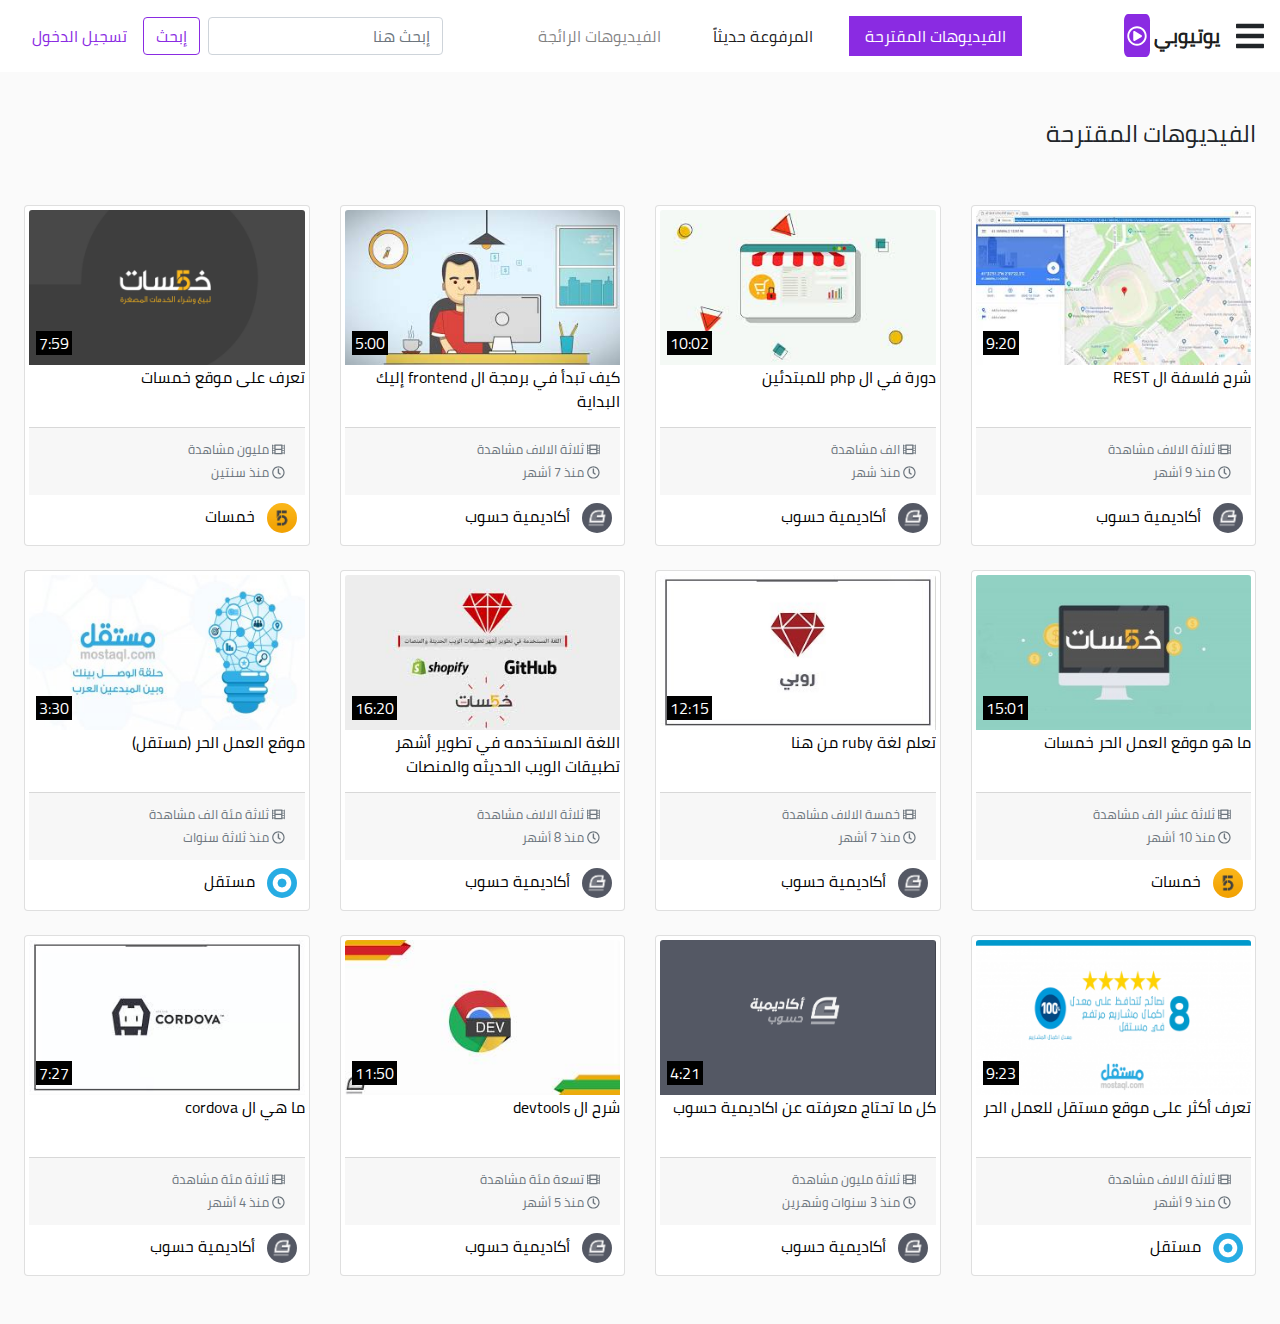
<file: index.html>
<!DOCTYPE html>
<html lang="en" dir="rtl">

<head>
  <meta charset="UTF-8" />
  <meta http-equiv="X-UA-Compatible" content="IE=edge" />
  <meta name="viewport" content="width=device-width, initial-scale=1.0">
  <title>يوتيوبي</title>
  <link rel="stylesheet" href="css/bootstrap-rtl.css" />
  <link rel="stylesheet" href="css/index.css" />

</head>

<body class="mt-5 rtl">
  <div class="layer"></div>
  <div id="top-menu">
    <div class="container-fluid px-0">
      <nav class="navbar navbar-expand-lg navbar-light bg-light fixed-top py-3">

        <i class="fas fa-bars fa-2x" id="toggler"></i>
        <b>
          <a class="navbar-brand" href="index.html">
            يوتيوبي
            <span class="video-icon"><i class="far fa-play-circle"></i></span>
          </a>
        </b>
        <div class="collapse navbar-collapse" id="navbarSupportedContent">
          <ul class="navbar-nav mx-lg-auto">
            <li class="nav-item first-list-element">
              <a class="nav-link px-3 ml-1 mr-3" href="index.html" tabindex="1">الفيديوهات المقترحة</a>
            </li>
            <li class="nav-item">
              <a class="nav-link active px-3 ml-1" href="#" tabindex="2">المرفوعة حديثاً</a>
            </li>
            <li class="nav-item">
              <a class="nav-link px-3 ml-1" href="#" tabindex="3"> الفيديوهات الرائجة</a>
            </li>
          </ul>
          <div class="form-inline">
            <input class="form-control mr-2" type="search" placeholder="إبحث هنا">
            <button onclick="location.href='search.html';" class="btn btn-outline-info" type="submit">إبحث</button>
          </div>
        </div>
        <span class="search-icon mr-4"><i class="fas fa-search "></i></span>
        <a class="nav-link login" href="#" data-toggle="modal" data-target="#loginModal"> تسجيل الدخول </a>

      </nav>
      <input type="search" class="form-control search-input" placeholder="إبحث هنا عن ..">

      <!-- Modal -->
      <div class="modal fade" id="loginModal" data-backdrop="static">
        <div class="modal-dialog modal-dialog-centered">
          <div class="modal-content">
            <div class="modal-header">
              <h5 class="modal-title" id="staticBackdropLabel">تسجيل الدخول</h5>
              <button type="button" class="close" data-dismiss="modal">
                <div class="span">&times;</div>
              </button>
            </div>
            <div class="modal-body">
              <form>
                <div class="mb-3">
                  <label for="email" class="col-form-label">البريد الالكتروني:</label>
                  <input type="email" class="form-control" id="email">
                </div>
                <div class="mb-3">
                  <label for="password" class="col-form-label">كلمة المرور:</label>
                  <input type="password" class="form-control" id="password">
                </div>
              </form>
            </div>
            <div class="modal-footer">
              <a href="">نسيت كلمة المرور</a>
              <a href="" class="mx-auto">إنشاء حساب</a>
              <button type="button" class="btn btn-primary">دخول</button>
            </div>
          </div>
        </div>
      </div>


      <div class="row">
        <div id="warp">
          <div class="sidebar mt-4">
            <ul class="list-group list-group-flush pl-0">
              <a href="index.html" class="list-group-item list-group-item-action">
                <li class="fas fa-home mr-2 purple"></li> الصفحة الرئيسية
              </a>
              <a href="index.html" class="list-group-item list-group-item-action">
                <li class="fas fab fa-youtube mr-2 purple"></li> القنوات الخاصة بي
              </a>
              <a href="index.html" class="list-group-item list-group-item-action">
                <li class="fab fa-youtube mr-2 purple"></li> القنوات التي اتابع
              </a>
              <a href="index.html" class="list-group-item list-group-item-action">
                <li class="fas fa-layer-group mr-2 purple"></li> الفيديوهات المحفوظة
              </a>
              <a href="log.html" class="list-group-item list-group-item-action">
                <li class="fas fa-history mr-2 purple"></li> سجل المشاهدة
              </a>
              <a href="index.html" class="list-group-item list-group-item-action">
                <li class="fas fa-poll mr-2 purple"></li> الفيديوهات الأكثر مشاهدة
              </a>
              <a href="index.html" class="list-group-item list-group-item-action">
                <li class="fab fa-gratipay mr-2 purple"></li> الفيديوهات التي أعجبتني
              </a>
              </a>
              <a href="index.html" class="list-group-item list-group-item-action">
                <li class="fas fa-gamepad mr-2 purple"></li> ألعاب وترفيه
              </a>
              <a href="index.html" class="list-group-item list-group-item-action">
                <li class="fas fa-file-download mr-2 purple"></li> الفيديوهات المحملة
              </a>
              <a href="index.html" class="list-group-item list-group-item-action">
                <li class="far fa-file-video mr-2 purple"></li> مقاطعي التي لم تنشر
              </a>
              <a href="index.html" class="list-group-item list-group-item-action">
                <li class="fas fa-cogs mr-2 purple"></li> الإعدادات
              </a>
              <a href="index.html" class="list-group-item list-group-item-action">
                <li class="fas fa-magnet mr-2 purple"></li> نبذة عن يوتيوبي
              </a>
              <a href="index.html" class="list-group-item list-group-item-action">
                <li class="fas fa-sign-out-alt mr-2 purple"></li> تسجيل الخروج
              </a>
              <a href="index.html" class="list-group-item list-group-item-action">
                هذه الدورة مقدمة من اكاديمية حسوب
                في 2020 &COPY;
              </a>
            </ul>
          </div>
        </div>
      </div>

      <div class="content m-4 ">
        <h4 class="py-5">الفيديوهات المقترحة</h4>
        <div class="row">
          <div class="col-ms-6 col-md-4 col-lg-3">
            <div class="card p-1 mb-4">
              <div class="card-icon">
                <a href="watch.html">
                  <img src="img/thumbnail/restful.jpg" class="card-img-top" alt="card image">
                  <time>9:20</time>
                  <i class="fas fa-play fa-3x"></i>
                </a>
              </div>
              <a href="watch.html">
                <div class="card-body p-0">
                  <p class="card-title">شرح فلسفة ال REST</p>
                </div>
              </a>
              <div class="card-footer">
                <small class="text-muted">
                  <span class="d-block"> <i class="fas fa-film"></i> <span>ثلاثة الالاف مشاهدة</span></span>
                  <i class="far fa-clock"></i> <span> منذ 9 أشهر</span>
                </small>
              </div>
              <a href="channel.html" class="channel-img">
                <img src="img/ch-logo.png" alt="channel image" class="rounded-circle my-2 mx-2" width="30px">
                <span class="card-text">أكاديمية حسوب</span>
              </a>
            </div>
          </div>

          <div class="col-ms-6 col-md-4 col-lg-3">
            <div class="card p-1 mb-4">
              <div class="card-icon">
                <a href="watch.html">
                  <img src="img/thumbnail/php.jpg" class="card-img-top" alt="card image">
                  <time>10:02</time>
                  <i class="fas fa-play fa-3x"></i>
                </a>
              </div>
              <a href="watch.html">
                <div class="card-body p-0">
                  <p class="card-title">دورة في ال php للمبتدئين</p>
                </div>
              </a>
              <div class="card-footer">
                <small class="text-muted">
                  <span class="d-block"><i class="fas fa-film"></i> <span>الف مشاهدة</span></span>
                  <i class="far fa-clock"></i> <span> منذ شهر</span>
                </small>
              </div>
              <a href="channel.html" class="channel-img">
                <img src="img/ch-logo.png" alt="channel image" class="rounded-circle my-2 mx-2" width="30px">
                <span class="card-text">أكاديمية حسوب</span>
              </a>
            </div>
          </div>

          <div class="col-ms-6 col-md-4 col-lg-3">
            <div class="card p-1 mb-4">
              <div class="card-icon">
                <a href="watch.html">
                  <img src="img/thumbnail/frontend.jpg" class="card-img-top" alt="card image">
                  <time>5:00</time>
                  <i class="fas fa-play fa-3x"></i>
              </div>
              <a href="watch.html">
                <div class="card-body p-0">
                  <p class="card-title">كيف تبدأ في برمجة ال frontend إليك البداية</p>
                </div>
              </a>
              <div class="card-footer">
                <small class="text-muted">
                  <span class="d-block"><i class="fas fa-film"></i> <span>ثلاثة الالاف مشاهدة</span></span>
                  <i class="far fa-clock"></i> <span> منذ 7 أشهر</span>
                </small>
              </div>
              <a href="channel.html" class="channel-img">
                <img src="img/ch-logo.png" alt="channel image" class="rounded-circle my-2 mx-2" width="30px">
                <span class="card-text">أكاديمية حسوب</span>
              </a>
            </div>
          </div>

          <div class="col-ms-6 col-md-4 col-lg-3">
            <div class="card p-1 mb-4">
              <div class="card-icon">
                <a href="watch.html">
                  <img src="img/thumbnail/khamsat1.png" class="card-img-top" alt="card image">
                  <time>7:59</time>
                  <i class="fas fa-play fa-3x"></i>
                </a>
              </div>
              <a href="watch.html">
                <div class="card-body p-0">
                  <p class="card-title"> تعرف على موقع خمسات </p>
                </div>
              </a>
              <div class="card-footer">
                <small class="text-muted">
                  <span class="d-block"><i class="fas fa-film"></i> <span>مليون مشاهدة</span></span>
                  <i class="far fa-clock"></i> <span>منذ سنتين</span>
                </small>
              </div>
              <a href="channel.html" class="channel-img">
                <img src="img/khamsat.jpg" alt="channel image" class="rounded-circle my-2 mx-2" width="30px">
                <span class="card-text">خمسات</span>
              </a>
            </div>
          </div>

          <div class="col-ms-6 col-md-4 col-lg-3">
            <div class="card p-1 mb-4">
              <div class="card-icon">
                <a href="watch.html">
                  <img src="img/thumbnail/khamsat2.jpg" class="card-img-top" alt="card image">
                  <time>15:01</time>
                  <i class="fas fa-play fa-3x "></i>
                </a>
              </div>
              <a href="watch.html">
                <div class="card-body p-0">
                  <p class="card-title">ما هو موقع العمل الحر خمسات</p>
                </div>
              </a>
              <div class="card-footer">
                <small class="text-muted">
                  <span class="d-block"> <i class="fas fa-film"></i> <span>ثلاثة عشر الف مشاهدة</span></span>
                  <i class="far fa-clock"></i> <span> منذ 10 أشهر</span>
                </small>
              </div>
              <a href="channel.html" class="channel-img">
                <img src="img/khamsat.jpg" alt="channel image" class="rounded-circle my-2 mx-2" width="30px">
                <span class="card-text">خمسات </span>
              </a>
            </div>
          </div>

          <div class="col-ms-6 col-md-4 col-lg-3">
            <div class="card p-1 mb-4">
              <div class="card-icon">
                <a href="watch.html">
                  <img src="img/thumbnail/ruby.jpg" class="card-img-top" alt="card image">
                  <time>12:15</time>
                  <i class="fas fa-play fa-3x"></i>
                </a>
              </div>
              <a href="watch.html">
                <div class="card-body p-0">
                  <p class="card-title">تعلم لغة ruby من هنا </p>
                </div>
              </a>
              <div class="card-footer">
                <small class="text-muted">
                  <span class="d-block"><i class="fas fa-film"></i> <span>خمسة الالاف مشاهدة</span></span>
                  <i class="far fa-clock"></i> <span> منذ 7 أشهر</span>
                </small>
              </div>
              <a href="channel.html" class="channel-img">
                <img src="img/ch-logo.png" alt="channel image" class="rounded-circle my-2 mx-2" width="30px">
                <span class="card-text">أكاديمية حسوب</span>
              </a>
            </div>
          </div>

          <div class="col-ms-6 col-md-4 col-lg-3">
            <div class="card p-1 mb-4">
              <div class="card-icon">
                <a href="watch.html">
                  <img src="img/thumbnail/ruby1.jpg" class="card-img-top" alt="card image">
                  <time>16:20</time>
                  <i class="fas fa-play fa-3x"></i>
                </a>
              </div>
              <a href="watch.html">
                <div class="card-body p-0">
                  <p class="card-title"> اللغة المستخدمه في تطوير أشهر تطبيقات الويب الحديثه والمنصات</p>
                </div>
              </a>
              <div class="card-footer">
                <small class="text-muted">
                  <span class="d-block"><i class="fas fa-film"></i> <span>ثلاثة الالاف مشاهدة</span></span>
                  <i class="far fa-clock"></i> <span> منذ 8 أشهر</span>
                </small>
              </div>
              <a href="channel.html" class="channel-img">
                <img src="img/ch-logo.png" alt="channel image" class="rounded-circle my-2 mx-2" width="30px">
                <span class="card-text">أكاديمية حسوب</span>
              </a>
            </div>
          </div>

          <div class="col-ms-6 col-md-4 col-lg-3">
            <div class="card p-1 mb-4">
              <div class="card-icon">
                <a href="watch.html">
                  <img src="img/thumbnail/mostaql1.jpg" class="card-img-top" alt="card image">
                  <time>3:30</time>
                  <i class="fas fa-play fa-3x"></i>
                </a>
              </div>
              <a href="watch.html">
                <div class="card-body p-0">
                  <p class="card-title">موقع العمل الحر (مستقل)</p>
                </div>
              </a>
              <div class="card-footer">
                <small class="text-muted">
                  <span class="d-block"><i class="fas fa-film"></i> <span>ثلاثة مئة الف مشاهدة</span></span>
                  <i class="far fa-clock"></i> <span> منذ ثلاثة سنوات</span>
                </small>
              </div>
              <a href="channel.html" class="channel-img">
                <img src="img/mostaql.png" alt="channel image" class="rounded-circle my-2 mx-2" width="30px">
                <span class="card-text">مستقل</span>
              </a>
            </div>
          </div>

          <div class="col-ms-6 col-md-4 col-lg-3">
            <div class="card p-1 mb-4">
              <div class="card-icon">
                <a href="watch.html">
                  <img src="img/thumbnail/mostaql2.png" class="card-img-top" alt="card image">
                  <time>9:23</time>
                  <i class="fas fa-play fa-3x"></i>
                </a>
              </div>
              <a href="watch.html">
                <div class="card-body p-0">
                  <p class="card-title">تعرف أكثر على موقع مستقل للعمل الحر</p>
                </div>
              </a>
              <div class="card-footer">
                <small class="text-muted">
                  <span class="d-block"><i class="fas fa-film"></i> <span>ثلاثة الالاف مشاهدة</span></span>
                  <i class="far fa-clock"></i> <span> منذ 9 أشهر</span>
                </small>
              </div>
              <a href="channel.html" class="channel-img">
                <img src="img/mostaql.png" alt="channel image" class="rounded-circle my-2 mx-2" width="30px">
                <span class="card-text">مستقل</span>
              </a>
            </div>
          </div>

          <div class="col-ms-6 col-md-4 col-lg-3">
            <div class="card p-1 mb-4">
              <div class="card-icon">
                <a href="watch.html">
                  <img src="img/poster.png" class="card-img-top" alt="card image">
                  <time>4:21</time>
                  <i class="fas fa-play fa-3x"></i>
                </a>
              </div>
              <a href="watch.html">
                <div class="card-body p-0">
                  <p class="card-title">كل ما تحتاج معرفته عن اكاديمية حسوب</p>
                </div>
              </a>
              <div class="card-footer">
                <small class="text-muted">
                  <span class="d-block"><i class="fas fa-film"></i> <span>ثلاثة مليون مشاهدة</span></span>
                  <i class="far fa-clock"></i> <span>منذ 3 سنوات وشهرين</span>
                </small>
              </div>
              <a href="channel.html" class="channel-img">
                <img src="img/ch-logo.png" alt="channel image" class="rounded-circle my-2 mx-2" width="30px">
                <span class="card-text">أكاديمية حسوب</span>
              </a>
            </div>
          </div>

          <div class="col-ms-6 col-md-4 col-lg-3">
            <div class="card p-1 mb-4">
              <div class="card-icon">
                <a href="watch.html">
                  <img src="img/thumbnail/devtools.jpg" class="card-img-top" alt="card image">
                  <time>11:50</time>
                  <i class="fas fa-play fa-3x"></i>
                </a>
              </div>
              <a href="watch.html">
                <div class="card-body p-0">
                  <p class="card-title"> شرح ال devtools </p>
                </div>
              </a>
              <div class="card-footer">
                <small class="text-muted">
                  <span class="d-block"> <i class="fas fa-film"></i> <span>تسعة مئة مشاهدة</span></span>
                  <i class="far fa-clock"></i> <span> منذ 5 أشهر</span>
                </small>
              </div>
              <a href="channel.html" class="channel-img">
                <img src="img/ch-logo.png" alt="channel image" class="rounded-circle my-2 mx-2" width="30px">
                <span class="card-text">أكاديمية حسوب</span>
              </a>
            </div>
          </div>

          <div class="col-ms-6 col-md-4 col-lg-3">
            <div class="card p-1 mb-4">
              <div class="card-icon">
                <a href="watch.html">
                  <img src="img/thumbnail/cordova.jpg" class="card-img-top" alt="card image">
                  <time>7:27</time>
                  <i class="fas fa-play fa-3x"></i>
                </a>
              </div>
              <a href="watch.html">
                <div class="card-body p-0">
                  <p class="card-title">ما هي ال cordova </p>
                </div>
              </a>
              <div class="card-footer">
                <small class="text-muted">
                  <span class="d-block"><i class="fas fa-film"></i> <span>ثلاثة مئة مشاهدة</span></span>
                  <i class="far fa-clock"></i> <span> منذ 4 أشهر</span>
                </small>
              </div>
              <a href="channel.html" class="channel-img">
                <img src="img/ch-logo.png" alt="channel image" class="rounded-circle my-2 mx-2" width="30px">
                <span class="card-text">أكاديمية حسوب</span>
              </a>
            </div>
          </div>
        </div>
      </div>
    </div>
  </div>
  <script src="font-awsome/js/all.min.js"></script>
  <script src="js/jquery-3.5.1.min.js"></script>
  <script src="/js/popper.min.js"></script>
  <script src="js/bootstrap.js"></script>
  <script src="js/script.js"></script>
  <script src="js/index.js"></script>
</body>

</html>
</file>
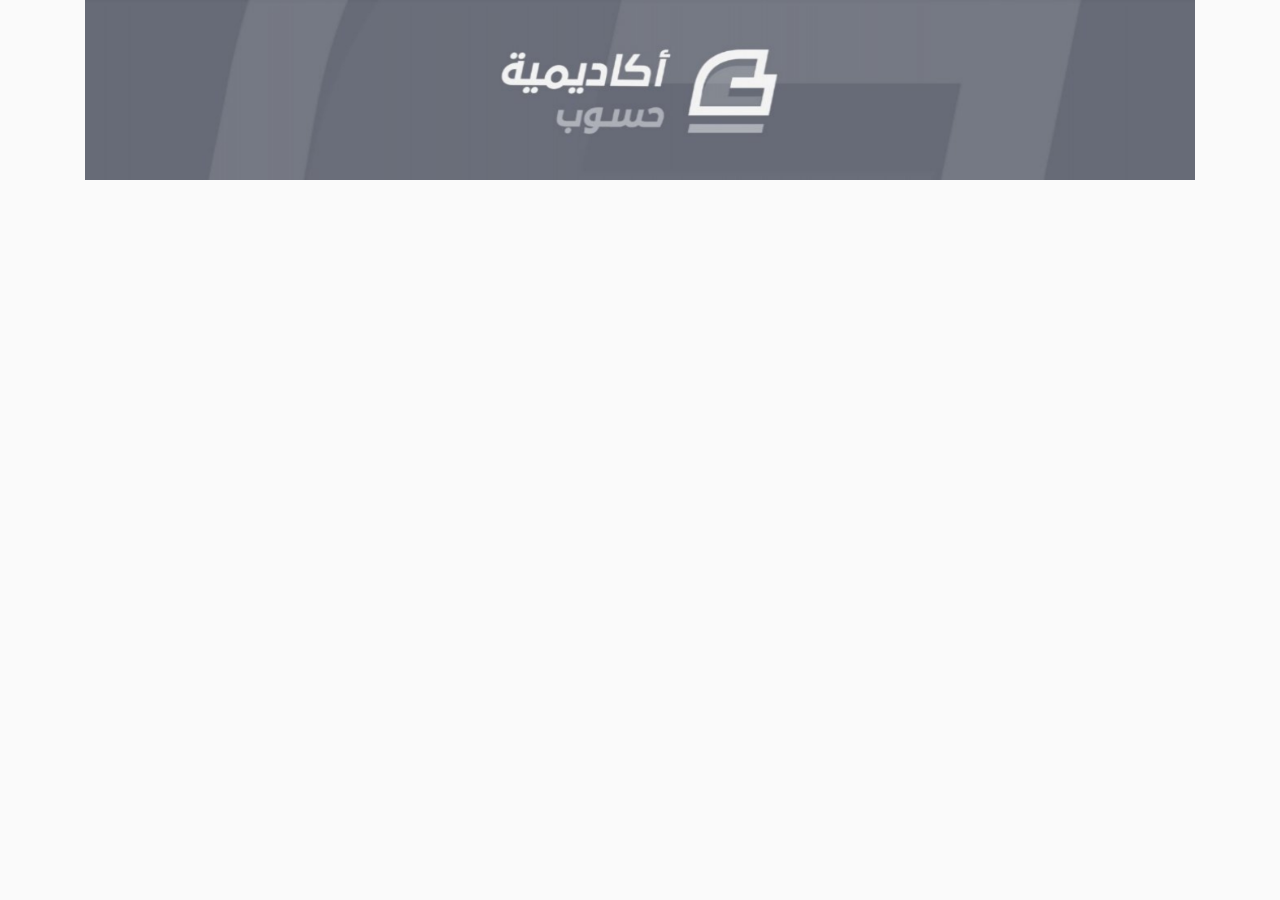
<file: img.html>
<!DOCTYPE html>
<html lang="en">

<head>
    <meta charset="UTF-8">
    <meta name="viewport" content="width=device-width, initial-scale=1.0">
    <title>Images</title>
    <link rel="stylesheet" href="css/bootstrap-rtl.css">
    <link rel="stylesheet" href="css/index.css" />
</head>

<body>
    <div class="container">
        <img class="img-fluid" src="img/h-channel.jpg" alt="responsive-image">
    </div>
    <!-- <div style="width: 500px;">
        <img src="img/h-channel.jpg" alt="responsive-image">
    </div> -->

    <!-- <img src="img/ch-logo.png" alt="responsive-image"> -->


    <script src="js/jquery-3.5.1.min.js"></script>
    <script src="/js/popper.min.js"></script>
    <script src="js/bootstrap.js"></script>
    <script src="js/index.js"></script>

</body>

</html>
</file>
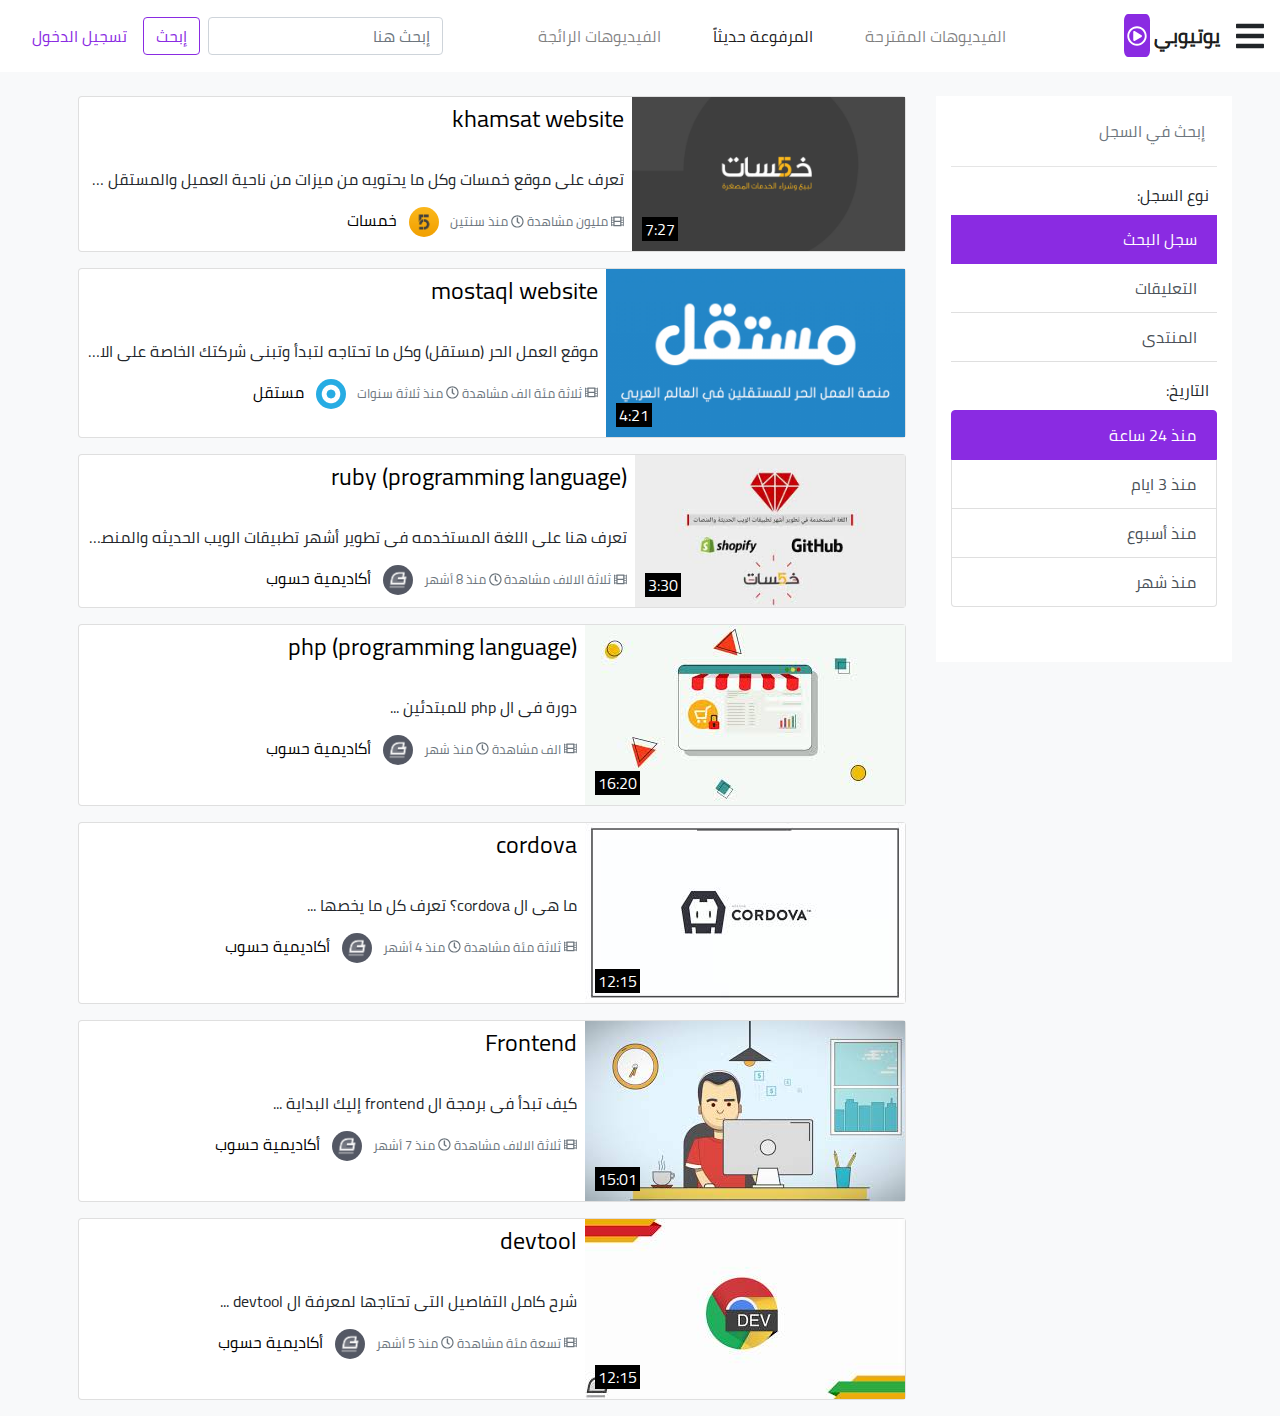
<file: log.html>
<!DOCTYPE html>
<html lang="en" dir="rtl">

<head>
  <meta charset="UTF-8" />
  <meta http-equiv="X-UA-Compatible" content="IE=edge" />
  <meta name="viewport" content="width=device-width, initial-scale=1.0">
  <title>يوتيوبي | السجل</title>
  <link rel="stylesheet" href="css/bootstrap-rtl.css" />
  <link rel="stylesheet" href="css/index.css" />
  <link rel="stylesheet" href="css/log.css" />
</head>


<body class="mt-5 rtl bg-light">

  
  <div class="layer"></div>
  <div id="top-menu">
    <div class="container-fluid px-0">
      <nav class="navbar navbar-expand-lg navbar-light bg-light fixed-top py-3">

        <i class="fas fa-bars fa-2x" id="toggler"></i>
        <b>
          <a class="navbar-brand" href="index.html">
            يوتيوبي
            <span class="video-icon"><i class="far fa-play-circle"></i></span>
          </a>
        </b>
        <div class="collapse navbar-collapse" id="navbarSupportedContent">
          <ul class="navbar-nav mx-lg-auto">
            <li class="nav-item">
              <a class="nav-link px-3 ml-1 mr-3" href="index.html" tabindex="1">الفيديوهات المقترحة</a>
            </li>
            <li class="nav-item">
              <a class="nav-link active px-3 ml-1" href="#" tabindex="2">المرفوعة حديثاً</a>
            </li>
            <li class="nav-item">
              <a class="nav-link px-3 ml-1" href="#" tabindex="3"> الفيديوهات الرائجة</a>
            </li>
          </ul>
          <div class="form-inline">
            <input class="form-control mr-2" type="search" placeholder="إبحث هنا">
            <button onclick="location.href='search.html';" class="btn btn-outline-info" type="submit">إبحث</button>
          </div>
        </div>
        <span class="search-icon mr-4"><i class="fas fa-search "></i></span>
        <a class="nav-link login" href="#" data-toggle="modal" data-target="#loginModal"> تسجيل الدخول </a>

      </nav>
      <input type="search" class="form-control search-input" placeholder="إبحث هنا عن ..">

      <!-- Modal -->
      <div class="modal fade" id="loginModal" data-backdrop="static">
        <div class="modal-dialog modal-dialog-centered">
          <div class="modal-content">
            <div class="modal-header">
              <h5 class="modal-title" id="staticBackdropLabel">تسجيل الدخول</h5>
              <button type="button" class="close" data-dismiss="modal">
                <div class="span">&times;</div>
              </button>
            </div>
            <div class="modal-body">
              <form>
                <div class="mb-3">
                  <label for="email" class="col-form-label">البريد الالكتروني:</label>
                  <input type="email" class="form-control" id="email">
                </div>
                <div class="mb-3">
                  <label for="password" class="col-form-label">كلمة المرور:</label>
                  <input type="password" class="form-control" id="password">
                </div>
              </form>
            </div>
            <div class="modal-footer">
              <a href="">نسيت كلمة المرور</a>
              <a href="" class="mx-auto">إنشاء حساب</a>
              <button type="button" class="btn btn-primary">دخول</button>
            </div>
          </div>
        </div>
      </div>


      <div class="row">
        <div id="warp">
          <div class="sidebar mt-4">
            <ul class="list-group list-group-flush pl-0">
              <a href="index.html" class="list-group-item list-group-item-action">
                <li class="fas fa-home mr-2 purple"></li> الصفحة الرئيسية
              </a>
              <a href="index.html" class="list-group-item list-group-item-action">
                <li class="fas fab fa-youtube mr-2 purple"></li> القنوات الخاصة بي
              </a>
              <a href="index.html" class="list-group-item list-group-item-action">
                <li class="fab fa-youtube mr-2 purple"></li> القنوات التي اتابع
              </a>
              <a href="index.html" class="list-group-item list-group-item-action">
                <li class="fas fa-layer-group mr-2 purple"></li> الفيديوهات المحفوظة
              </a>
              <a href="log.html" class="list-group-item list-group-item-action">
                <li class="fas fa-history mr-2 purple"></li> سجل المشاهدة
              </a>
              <a href="index.html" class="list-group-item list-group-item-action">
                <li class="fas fa-poll mr-2 purple"></li> الفيديوهات الأكثر مشاهدة
              </a>
              <a href="index.html" class="list-group-item list-group-item-action">
                <li class="fab fa-gratipay mr-2 purple"></li> الفيديوهات التي أعجبتني
              </a>
              </a>
              <a href="index.html" class="list-group-item list-group-item-action">
                <li class="fas fa-gamepad mr-2 purple"></li> ألعاب وترفيه
              </a>
              <a href="index.html" class="list-group-item list-group-item-action">
                <li class="fas fa-file-download mr-2 purple"></li> الفيديوهات المحملة
              </a>
              <a href="index.html" class="list-group-item list-group-item-action">
                <li class="far fa-file-video mr-2 purple"></li> مقاطعي التي لم تنشر
              </a>
              <a href="index.html" class="list-group-item list-group-item-action">
                <li class="fas fa-cogs mr-2 purple"></li> الإعدادات
              </a>
              <a href="index.html" class="list-group-item list-group-item-action">
                <li class="fas fa-magnet mr-2 purple"></li> نبذة عن يوتيوبي
              </a>
              <a href="index.html" class="list-group-item list-group-item-action">
                <li class="fas fa-sign-out-alt mr-2 purple"></li> تسجيل الخروج
              </a>
              <a href="index.html" class="list-group-item list-group-item-action">
                هذه الدورة مقدمة من اكاديمية حسوب
                في 2020 &COPY;
              </a>
            </ul>
          </div>
        </div>
      </div>


      <div class="history-page pt-5 mx-5">
        <div class="container-fluid">
          <div class="row ">
            <div class="col-md-3 col-12 history-right-col mb-3">
              <input type="search" placeholder="إبحث في السجل" class="form-control border-0 mt-3">
              <hr>
              <label class=" pl-2 bg">نوع السجل:</label>
              <div class="list-group pl-0 list-group-flush" id="list-tab" role="tablist">
                <a class="list-group-item list-group-item-action active" id="list-home-list" data-toggle="list"
                  href="#list-home">سجل البحث</a>
                <a class="list-group-item list-group-item-action" id="list-profile-list" data-toggle="list"
                  href="#list-profile">التعليقات</a>
                <a class="list-group-item list-group-item-action" id="list-messages-list" data-toggle="list"
                  href="#list-messages">المنتدى</a>
              </div>
              <label class="mt-3 pl-2"> التاريخ:</label>
              <div class="list-group pl-0 py-0list-group-flush" id="list-tab" role="tablist">
                <a class="list-group-item list-group-item-action active" id="list-home-list" data-toggle="list"
                  href="#list-home">منذ 24 ساعة</a>
                <a class="list-group-item list-group-item-action" id="list-profile-list" data-toggle="list"
                  href="#list-profile">منذ 3 ايام</a>
                <a class="list-group-item list-group-item-action" id="list-messages-list" data-toggle="list"
                  href="#list-messages">منذ أسبوع</a>
                <a class="list-group-item list-group-item-action" id="list-messages-list" data-toggle="list"
                  href="#list-messages">منذ شهر</a>

              </div>
            </div>
            <div class="col-md-9 col-12">
              <div class="container">
                <div class="row">
                  <div class="col-12 ">
                    <div class="card mb-3">
                      <div class="card-horizontal d-md-flex d-block">
                        <div class="img-square-wrapper card-icon">
                          <a href="watch.html">
                            <img width=100% src="img/thumbnail/khamsat1.png" alt="Card image cap">
                            <time>7:27</time>
                            <i class="fas fa-play fa-3x"></i>
                          </a>
                          <i class="fas fa-times fa-2x remove"></i>
                        </div>
                        <div class="card-body p-2">
                          <a href="watch.html">
                            <h4 class="card-title">khamsat website</h4>
                          </a>
                          <p class="card-text"> تعرف على موقع خمسات وكل ما يحتويه من ميزات من ناحية العميل والمستقل في
                            ذات الوقت ...</p>
                          <small class="text-muted">
                            <i class="fas fa-film"></i> <span>مليون مشاهدة</span>
                            <i class="far fa-clock"></i> <span>منذ سنتين</span>
                          </small>
                          <a href="channel.html" class="channel-img">
                            <img src="img/khamsat.jpg" alt="channel image" class="rounded-circle mx-2" width="30px">
                            <span class="card-text">خمسات</span>
                          </a>
                        </div>
                      </div>
                    </div>
                  </div>
                </div>

                <div class="row">
                  <div class="col-12 ">
                    <div class="card mb-3">
                      <div class="card-horizontal d-md-flex d-block">
                        <div class="img-square-wrapper card-icon">
                          <a href="watch.html">
                            <img width=100% src="img/thumbnail/mostaql.png" alt="Card image cap">
                            <time>4:21</time>
                            <i class="fas fa-play fa-3x"></i>
                          </a>
                          <i class="fas fa-times fa-2x remove"></i>
                        </div>
                        <div class="card-body p-2">
                          <a href="watch.html">
                            <h4 class="card-title">mostaql website</h4>
                          </a>
                          <p class="card-text">موقع العمل الحر (مستقل) وكل ما تحتاجه لتبدأ وتبني شركتك الخاصة على
                            الانترنت ...</p>
                          <small class="text-muted">
                            <i class="fas fa-film"></i> <span>ثلاثة مئة الف مشاهدة</span>
                            <i class="far fa-clock"></i> <span> منذ ثلاثة سنوات</span>
                          </small>
                          <a href="channel.html" class="channel-img">
                            <img src="img/mostaql.png" alt="channel image" class="rounded-circle mx-2" width="30px">
                            <span class="card-text">مستقل</span>
                          </a>
                        </div>
                      </div>
                    </div>
                  </div>
                </div>

                <div class="row">
                  <div class="col-12 ">
                    <div class="card mb-3">
                      <div class="card-horizontal d-md-flex d-block">
                        <div class="img-square-wrapper card-icon">
                          <a href="watch.html">
                            <img width=100% src="img/thumbnail/ruby1.jpg" alt="Card image cap">
                            <time>3:30</time>
                            <i class="fas fa-play fa-3x"></i>
                          </a>
                          <i class="fas fa-times fa-2x remove"></i>
                        </div>
                        <div class="card-body p-2">
                          <a href="watch.html">
                            <h4 class="card-title">ruby (programming language)</h4>
                          </a>
                          <p class="card-text">تعرف هنا على اللغة المستخدمه في تطوير أشهر تطبيقات الويب الحديثه والمنصات
                            على الاطلاق ...</p>
                          <small class="text-muted">
                            <i class="fas fa-film"></i> <span>ثلاثة الالاف مشاهدة</span>
                            <i class="far fa-clock"></i> <span> منذ 8 أشهر</span>
                          </small>
                          <a href="channel.html" class="channel-img">
                            <img src="img/ch-logo.png" alt="channel image" class="rounded-circle mx-2" width="30px">
                            <span class="card-text">أكاديمية حسوب</span>
                          </a>
                        </div>
                      </div>
                    </div>
                  </div>
                </div>

                <div class="row">
                  <div class="col-12 ">
                    <div class="card mb-3">
                      <div class="card-horizontal d-md-flex d-block">
                        <div class="img-square-wrapper card-icon">
                          <a href="watch.html">
                            <img width=100% src="img/thumbnail/php.jpg" alt="Card image cap">
                            <time>16:20</time>
                            <i class="fas fa-play fa-3x"></i>
                          </a>
                          <i class="fas fa-times fa-2x remove"></i>
                        </div>
                        <div class="card-body p-2">
                          <a href="watch.html">
                            <h4 class="card-title">php (programming language)</h4>
                          </a>
                          <p class="card-text">دورة في ال php للمبتدئين ...</p>
                          <small class="text-muted">
                            <i class="fas fa-film"></i> <span>الف مشاهدة</span>
                            <i class="far fa-clock"></i> <span> منذ شهر</span>
                          </small>
                          <a href="channel.html" class="channel-img">
                            <img src="img/ch-logo.png" alt="channel image" class="rounded-circle mx-2" width="30px">
                            <span class="card-text">أكاديمية حسوب</span>
                          </a>
                        </div>
                      </div>
                    </div>
                  </div>
                </div>

                <div class="row">
                  <div class="col-12 ">
                    <div class="card mb-3">
                      <div class="card-horizontal d-md-flex d-block">
                        <div class="img-square-wrapper card-icon">
                          <a href="watch.html">
                            <img width=100% src="img/thumbnail/cordova.jpg" alt="Card image cap">
                            <time>12:15</time>
                            <i class="fas fa-play fa-3x"></i>
                          </a>
                          <i class="fas fa-times fa-2x remove"></i>
                        </div>
                        <div class="card-body p-2">
                          <a href="watch.html">
                            <h4 class="card-title">cordova</h4>
                          </a>
                          <p class="card-text">ما هي ال cordova؟ تعرف كل ما يخصها ...</p>
                          <small class="text-muted">
                            <i class="fas fa-film"></i> <span>ثلاثة مئة مشاهدة</span>
                            <i class="far fa-clock"></i> <span> منذ 4 أشهر</span>
                          </small>
                          <a href="channel.html" class="channel-img">
                            <img src="img/ch-logo.png" alt="channel image" class="rounded-circle mx-2" width="30px">
                            <span class="card-text">أكاديمية حسوب</span>
                          </a>
                        </div>
                      </div>
                    </div>
                  </div>
                </div>

                <div class="row">
                  <div class="col-12 ">
                    <div class="card mb-3">
                      <div class="card-horizontal d-md-flex d-block">
                        <div class="img-square-wrapper card-icon">
                          <a href="watch.html">
                            <img width=100% src="img/thumbnail/frontend.jpg" alt="Card image cap">
                            <time>15:01</time>
                            <i class="fas fa-play fa-3x "></i>
                          </a>
                          <i class="fas fa-times fa-2x remove"></i>
                        </div>
                        <div class="card-body p-2">
                          <a href="watch.html">
                            <h4 class="card-title">Frontend</h4>
                          </a>
                          <p class="card-text">كيف تبدأ في برمجة ال frontend إليك البداية ...</p>
                          <small class="text-muted">
                            <i class="fas fa-film"></i> <span>ثلاثة الالاف مشاهدة</span>
                            <i class="far fa-clock"></i> <span> منذ 7 أشهر</span>
                          </small>
                          <a href="channel.html" class="channel-img">
                            <img src="img/ch-logo.png" alt="channel image" class="rounded-circle mx-2" width="30px">
                            <span class="card-text">أكاديمية حسوب</span>
                          </a>
                        </div>
                      </div>
                    </div>
                  </div>
                </div>

                <div class="row">
                  <div class="col-12 ">
                    <div class="card mb-3">
                      <div class="card-horizontal d-md-flex d-block">
                        <div class="img-square-wrapper card-icon">
                          <a href="watch.html">
                            <img width=100% src="img/thumbnail/devtools.jpg" alt="Card image cap">
                            <time>12:15</time>
                            <i class="fas fa-play fa-3x"></i>
                          </a>
                          <i class="fas fa-times fa-2x remove"></i>
                        </div>
                        <div class="card-body p-2">
                          <a href="watch.html">
                            <h4 class="card-title">devtool</h4>
                          </a>
                          <p class="card-text"> شرح كامل التفاصيل التي تحتاجها لمعرفة ال devtool ...</p>
                          <small class="text-muted">
                            <i class="fas fa-film"></i> <span>تسعة مئة مشاهدة</span>
                            <i class="far fa-clock"></i> <span> منذ 5 أشهر</span>
                          </small>
                          <a href="channel.html" class="channel-img">
                            <img src="img/ch-logo.png" alt="channel image" class="rounded-circle mx-2" width="30px">
                            <span class="card-text">أكاديمية حسوب</span>
                          </a>
                        </div>
                      </div>
                    </div>
                  </div>
                </div>
              </div>
            </div>
          </div>
        </div>
      </div>

      <script src="font-awsome/js/all.min.js"></script>
      <script src="js/jquery-3.5.1.min.js"></script>
      <script src="/js/popper.min.js"></script>
      <script src="js/bootstrap.js"></script>
      <script src="js/script.js"></script>
      <script src="js/index.js"></script>
      <script src="js/log.js"></script>
</body>

</html>
</file>
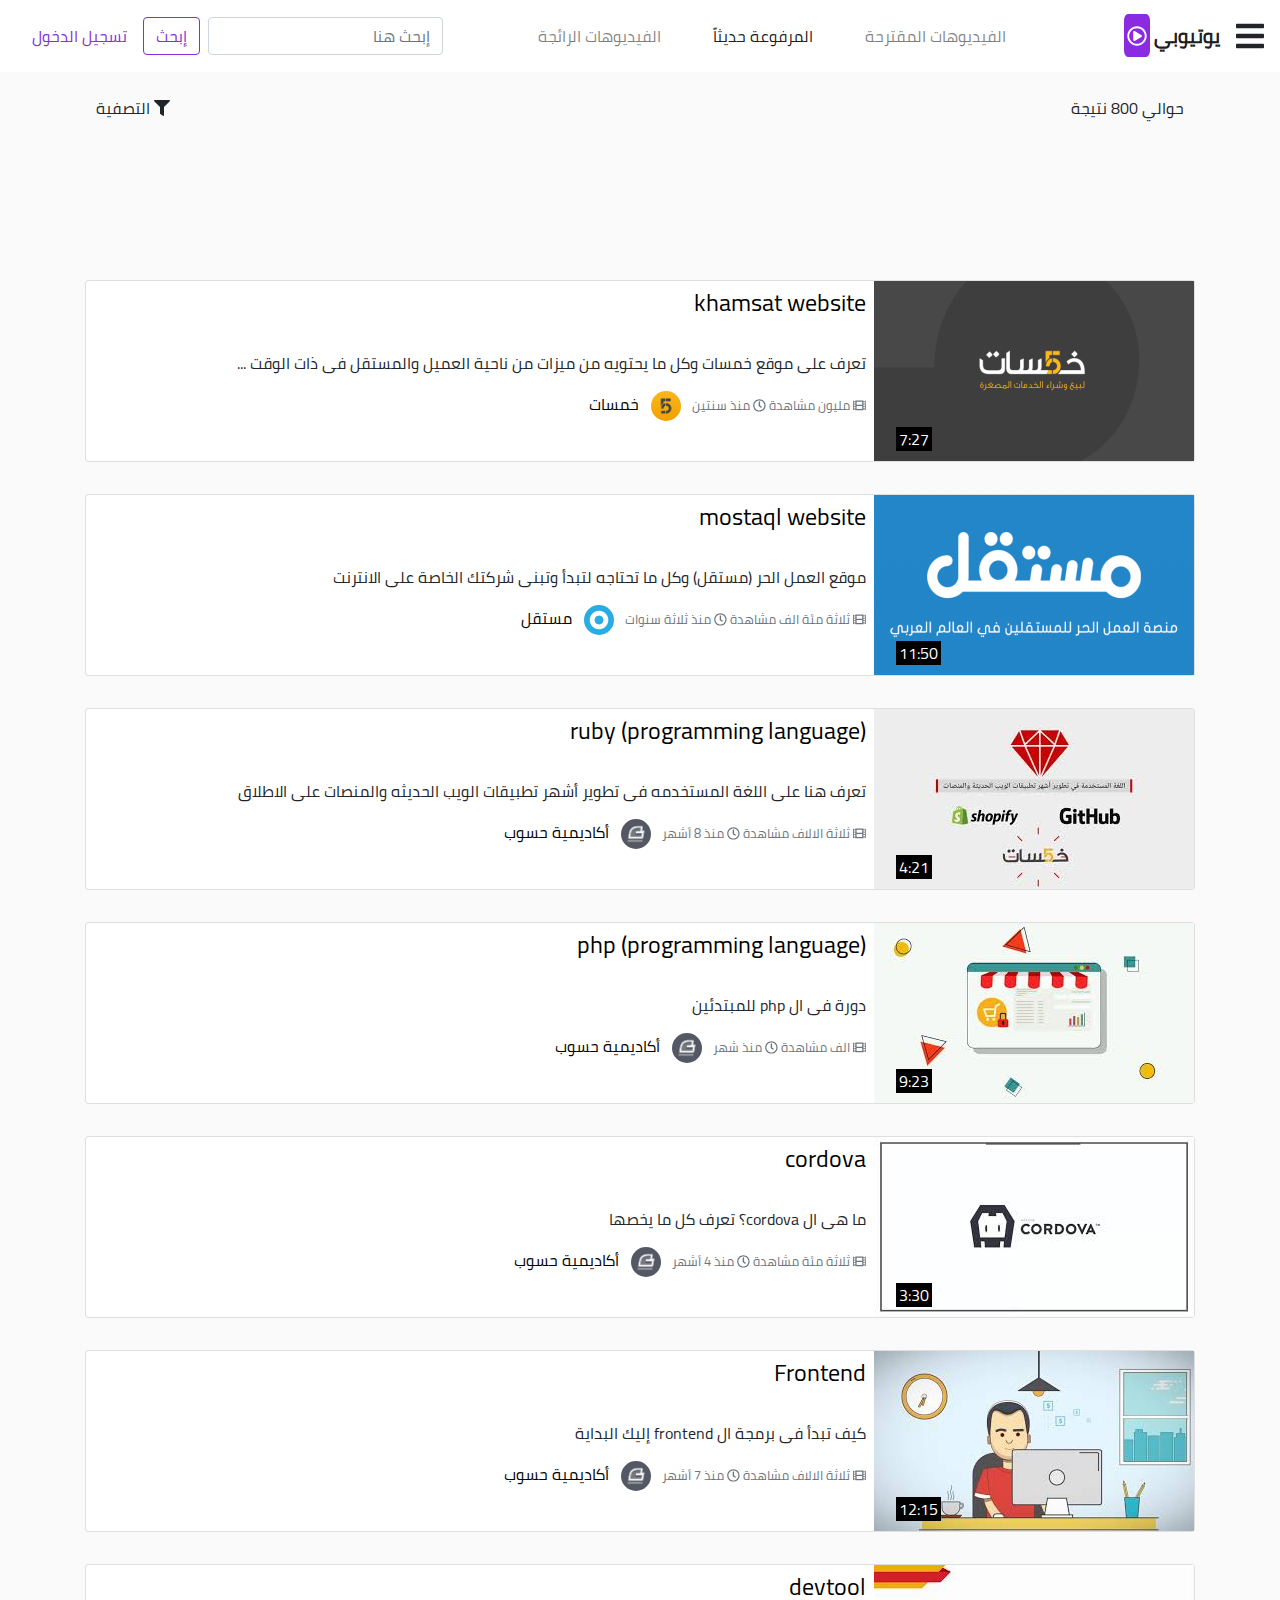
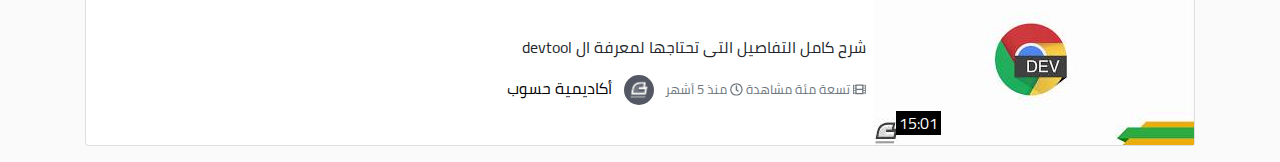
<file: search.html>
<!DOCTYPE html>
<html lang="en" dir="rtl">

<head>
  <meta charset="UTF-8" />
  <meta http-equiv="X-UA-Compatible" content="IE=edge" />
  <meta name="viewport" content="width=device-width, initial-scale=1.0">
  <title>نتائج البحث | يوتيوبي</title>
  <link rel="stylesheet" href="css/bootstrap-rtl.css" />
  <link rel="stylesheet" href="css/index.css" />
  <link rel="stylesheet" href="css/search.css" />
</head>


<body class="mt-5 rtl">
  <div class="layer"></div>
  <div id="top-menu">
    <div class="container-fluid px-0">
      <nav class="navbar navbar-expand-lg navbar-light bg-light fixed-top py-3">

        <i class="fas fa-bars fa-2x" id="toggler"></i>
        <b>
          <a class="navbar-brand" href="index.html">
            يوتيوبي
            <span class="video-icon"><i class="far fa-play-circle"></i></span>
          </a>
        </b>
        <div class="collapse navbar-collapse" id="navbarSupportedContent">
          <ul class="navbar-nav mx-lg-auto">
            <li class="nav-item">
              <a class="nav-link px-3 ml-1 mr-3" href="index.html" tabindex="1">الفيديوهات المقترحة</a>
            </li>
            <li class="nav-item">
              <a class="nav-link active px-3 ml-1" href="#" tabindex="2">المرفوعة حديثاً</a>
            </li>
            <li class="nav-item">
              <a class="nav-link px-3 ml-1" href="#" tabindex="3"> الفيديوهات الرائجة</a>
            </li>
          </ul>
          <div class="form-inline">
            <input class="form-control mr-2" type="search" placeholder="إبحث هنا">
            <button onclick="location.href='search.html';" class="btn btn-outline-info" type="submit">إبحث</button>
          </div>
        </div>
        <span class="search-icon mr-4"><i class="fas fa-search "></i></span>
        <a class="nav-link login" href="#" data-toggle="modal" data-target="#loginModal"> تسجيل الدخول </a>

      </nav>
      <input type="search" class="form-control search-input" placeholder="إبحث هنا عن ..">

      <!-- Modal -->
      <div class="modal fade" id="loginModal" data-backdrop="static">
        <div class="modal-dialog modal-dialog-centered">
          <div class="modal-content">
            <div class="modal-header">
              <h5 class="modal-title" id="staticBackdropLabel">تسجيل الدخول</h5>
              <button type="button" class="close" data-dismiss="modal">
                <div class="span">&times;</div>
              </button>
            </div>
            <div class="modal-body">
              <form>
                <div class="mb-3">
                  <label for="email" class="col-form-label">البريد الالكتروني:</label>
                  <input type="email" class="form-control" id="email">
                </div>
                <div class="mb-3">
                  <label for="password" class="col-form-label">كلمة المرور:</label>
                  <input type="password" class="form-control" id="password">
                </div>
              </form>
            </div>
            <div class="modal-footer">
              <a href="">نسيت كلمة المرور</a>
              <a href="" class="mx-auto">إنشاء حساب</a>
              <button type="button" class="btn btn-primary">دخول</button>
            </div>
          </div>
        </div>
      </div>


      <div class="row">
        <div id="warp">
          <div class="sidebar mt-4">
            <ul class="list-group list-group-flush pl-0">
              <a href="index.html" class="list-group-item list-group-item-action">
                <li class="fas fa-home mr-2 purple"></li> الصفحة الرئيسية
              </a>
              <a href="index.html" class="list-group-item list-group-item-action">
                <li class="fas fab fa-youtube mr-2 purple"></li> القنوات الخاصة بي
              </a>
              <a href="index.html" class="list-group-item list-group-item-action">
                <li class="fab fa-youtube mr-2 purple"></li> القنوات التي اتابع
              </a>
              <a href="index.html" class="list-group-item list-group-item-action">
                <li class="fas fa-layer-group mr-2 purple"></li> الفيديوهات المحفوظة
              </a>
              <a href="log.html" class="list-group-item list-group-item-action">
                <li class="fas fa-history mr-2 purple"></li> سجل المشاهدة
              </a>
              <a href="index.html" class="list-group-item list-group-item-action">
                <li class="fas fa-poll mr-2 purple"></li> الفيديوهات الأكثر مشاهدة
              </a>
              <a href="index.html" class="list-group-item list-group-item-action">
                <li class="fab fa-gratipay mr-2 purple"></li> الفيديوهات التي أعجبتني
              </a>
              </a>
              <a href="index.html" class="list-group-item list-group-item-action">
                <li class="fas fa-gamepad mr-2 purple"></li> ألعاب وترفيه
              </a>
              <a href="index.html" class="list-group-item list-group-item-action">
                <li class="fas fa-file-download mr-2 purple"></li> الفيديوهات المحملة
              </a>
              <a href="index.html" class="list-group-item list-group-item-action">
                <li class="far fa-file-video mr-2 purple"></li> مقاطعي التي لم تنشر
              </a>
              <a href="index.html" class="list-group-item list-group-item-action">
                <li class="fas fa-cogs mr-2 purple"></li> الإعدادات
              </a>
              <a href="index.html" class="list-group-item list-group-item-action">
                <li class="fas fa-magnet mr-2 purple"></li> نبذة عن يوتيوبي
              </a>
              <a href="index.html" class="list-group-item list-group-item-action">
                <li class="fas fa-sign-out-alt mr-2 purple"></li> تسجيل الخروج
              </a>
              <a href="index.html" class="list-group-item list-group-item-action">
                هذه الدورة مقدمة من اكاديمية حسوب
                في 2020 &COPY;
              </a>
            </ul>
          </div>
        </div>
      </div>

      <div class="search-header px-5 pt-5">
        <div class="containar">
          <div class="row pb-5 pl-5">
            <div class="col-6">
              حوالي 800 نتيجة
            </div>
            <div class="col-6">
              <span class="float-left pr-5" id="search-filtier-icon">
                <i class="fas fa-filter"></i> التصفية
              </span>
            </div>
          </div>

          <div class="row m-5">
            <div class="col-lg-3 col-md-6 search-filtier">
              <div class="text-center">تاريخ التحميل</div>
              <hr width="300px">
              <label class="d-block mb-3">
                <input type="checkbox" name="checkBoxInputName">
                <span>آخر ساعة</span>
              </label>
              <label class="d-block mb-3">
                <input type="checkbox" name="checkBoxInputName">
                <span>اليوم</span>
              </label>
              <label class="d-block mb-3">
                <input type="checkbox" name="checkBoxInputName">
                <span>هذا الأسبوع</span>
              </label>
              <label class="d-block mb-3">
                <input type="checkbox" name="checkBoxInputName">
                <span> هذا الشهر</span>
              </label>
              <label class="d-block mb-3">
                <input type="checkbox" name="checkBoxInputName">
                <span>هذا العام</span>
              </label>
            </div>

            <div class="col-lg-3 col-md-6 search-filtier">
              <div class="text-center">النوع</div>
              <hr width="300px">
              <label class="d-block mb-3">
                <input type="checkbox" name="checkBoxInputName2">
                <span>فيديو</span>
              </label>
              <label class="d-block mb-3">
                <input type="checkbox" name="checkBoxInputName2">
                <span>قناة</span>
              </label>
              <label class="d-block mb-3">
                <input type="checkbox" name="checkBoxInputName2">
                <span> قائمة تشغيل</span>
              </label>
              <label class="d-block mb-3">
                <input type="checkbox" name="checkBoxInputName2">
                <span>فيلم</span>
              </label>
              <label class="d-block mb-3">
                <input type="checkbox" name="checkBoxInputName2">
                <span>عرض</span>
              </label>
            </div>
            <div class="col-lg-3 col-md-6 search-filtier">
              <div class="text-center"> التصنيف بحسب</div>
              <hr width="300px">
              <label class="d-block mb-3">
                <input type="checkbox" name="checkBoxInputName3">
                <span> مدى الصحة</span>
              </label>
              <label class="d-block mb-3">
                <input type="checkbox" name="checkBoxInputName3">
                <span>تاريخ التحميل</span>
              </label>
              <label class="d-block mb-3">
                <input type="checkbox" name="checkBoxInputName3">
                <span> عدد المشاهدات</span>
              </label>
              <label class="d-block mb-3">
                <input type="checkbox" name="checkBoxInputName3">
                <span>التقييم</span>
              </label>
            </div>

            <div class="col-lg-3 col-md-6 search-filtier">
              <div class="text-center">المدة</div>
              <hr width="300px">
              <label class="d-block mb-3">
                <input type="checkbox" name="checkBoxInputName4">
                <span>قصير (أقل من أربع دقائق)</span>
              </label>
              <label class="d-block mb-3">
                <input type="checkbox" name="checkBoxInputName4">
                <span>طويل(أكثر من 20 دقيقة)</span>
              </label>
            </div>
          </div>
        </div>
      </div>

      <div class="container">
        <div class="row">
          <div class="col-12 my-3">
            <div class="card">
              <div class="card-horizontal d-md-flex d-block">
                <div class="img-square-wrapper card-icon">
                  <a href="watch.html">
                    <img width=100% src="img/thumbnail/khamsat1.png" alt="Card image cap">
                    <time>7:27</time>
                    <i class="fas fa-play fa-2x"></i>
                  </a>
                </div>
                <div class="card-body p-2">
                  <a href="watch.html">
                    <h4 class="card-title">khamsat website</h4>

                  </a>
                  <p class="card-text"> تعرف على موقع خمسات وكل ما يحتويه من ميزات من ناحية العميل والمستقل في ذات الوقت
                    ...</p>
                  <small class="text-muted">
                    <i class="fas fa-film"></i> <span>مليون مشاهدة</span>
                    <i class="far fa-clock"></i> <span>منذ سنتين</span>
                  </small>
                  <a href="channel.html" class="channel-img">
                    <img src="img/khamsat.jpg" alt="channel image" class="rounded-circle mx-2" width="30px">
                    <span class="card-text">خمسات</span>
                  </a>
                </div>
              </div>
            </div>
          </div>
        </div>

        <div class="row">
          <div class="col-12 my-3">
            <div class="card">
              <div class="card-horizontal d-md-flex d-block">
                <div class="img-square-wrapper card-icon">
                  <a href="watch.html">
                    <img width=100% src="img/thumbnail/mostaql.png" alt="Card image cap">
                    <time>11:50</time>
                    <i class="fas fa-play fa-2x"></i>
                  </a>
                </div>
                <div class="card-body p-2">
                  <a href="watch.html">
                    <h4 class="card-title">mostaql website</h4>
                  </a>
                  <p class="card-text">موقع العمل الحر (مستقل) وكل ما تحتاجه لتبدأ وتبني شركتك الخاصة على الانترنت</p>
                  <small class="text-muted">
                    <i class="fas fa-film"></i> <span>ثلاثة مئة الف مشاهدة</span>
                    <i class="far fa-clock"></i> <span> منذ ثلاثة سنوات</span>
                  </small>
                  <a href="channel.html" class="channel-img">
                    <img src="img/mostaql.png" alt="channel image" class="rounded-circle mx-2" width="30px">
                    <span class="card-text">مستقل</span>
                  </a>
                </div>
              </div>
            </div>
          </div>
        </div>

        <div class="row">
          <div class="col-12 my-3">
            <div class="card">
              <div class="card-horizontal d-md-flex d-block">
                <div class="img-square-wrapper card-icon">
                  <a href="watch.html">
                    <img width=100% src="img/thumbnail/ruby1.jpg" alt="Card image cap">
                    <time>4:21</time>
                    <i class="fas fa-play fa-2x"></i>
                  </a>
                </div>
                <div class="card-body p-2">
                  <a href="watch.html">
                    <h4 class="card-title">ruby (programming language)</h4>
                  </a>
                  <p class="card-text">تعرف هنا على اللغة المستخدمه في تطوير أشهر تطبيقات الويب الحديثه والمنصات على
                    الاطلاق </p>
                  <small class="text-muted">
                    <i class="fas fa-film"></i> <span>ثلاثة الالاف مشاهدة</span>
                    <i class="far fa-clock"></i> <span> منذ 8 أشهر</span>
                  </small>
                  <a href="channel.html" class="channel-img">
                    <img src="img/ch-logo.png" alt="channel image" class="rounded-circle mx-2" width="30px">
                    <span class="card-text">أكاديمية حسوب</span>
                  </a>
                </div>
              </div>
            </div>
          </div>
        </div>

        <div class="row">
          <div class="col-12 my-3">
            <div class="card">
              <div class="card-horizontal d-md-flex d-block">
                <div class="img-square-wrapper card-icon">
                  <a href="watch.html">
                    <img width=100% src="img/thumbnail/php.jpg" alt="Card image cap">
                    <time>9:23</time>
                    <i class="fas fa-play fa-2x"></i>
                  </a>
                </div>
                <div class="card-body p-2">
                  <a href="watch.html">
                    <h4 class="card-title">php (programming language)</h4>
                  </a>
                  <p class="card-text">دورة في ال php للمبتدئين</p>
                  <small class="text-muted">
                    <i class="fas fa-film"></i> <span>الف مشاهدة</span>
                    <i class="far fa-clock"></i> <span> منذ شهر</span>
                  </small>
                  <a href="channel.html" class="channel-img">
                    <img src="img/ch-logo.png" alt="channel image" class="rounded-circle mx-2" width="30px">
                    <span class="card-text">أكاديمية حسوب</span>
                  </a>
                </div>
              </div>
            </div>
          </div>
        </div>

        <div class="row">
          <div class="col-12 my-3">
            <div class="card">
              <div class="card-horizontal d-md-flex d-block">
                <div class="img-square-wrapper card-icon">
                  <a href="watch.html">
                    <img width=100% src="img/thumbnail/cordova.jpg" alt="Card image cap">
                    <time>3:30</time>
                    <i class="fas fa-play fa-2x"></i>
                  </a>
                </div>
                <div class="card-body p-2">
                  <a href="watch.html">
                    <h4 class="card-title">cordova</h4>
                  </a>
                  <p class="card-text">ما هي ال cordova؟ تعرف كل ما يخصها </p>
                  <small class="text-muted">
                    <i class="fas fa-film"></i> <span>ثلاثة مئة مشاهدة</span>
                    <i class="far fa-clock"></i> <span> منذ 4 أشهر</span>
                  </small>
                  <a href="channel.html" class="channel-img">
                    <img src="img/ch-logo.png" alt="channel image" class="rounded-circle mx-2" width="30px">
                    <span class="card-text">أكاديمية حسوب</span>
                  </a>
                </div>
              </div>
            </div>
          </div>
        </div>

        <div class="row">
          <div class="col-12 my-3">
            <div class="card">
              <div class="card-horizontal d-md-flex d-block">
                <div class="img-square-wrapper card-icon">
                  <a href="watch.html">
                    <img width=100% src="img/thumbnail/frontend.jpg" alt="Card image cap">
                    <time>12:15</time>
                    <i class="fas fa-play fa-2x"></i>
                  </a>
                </div>
                <div class="card-body p-2">
                  <a href="watch.html">
                    <h4 class="card-title">Frontend</h4>
                  </a>
                  <p class="card-text">كيف تبدأ في برمجة ال frontend إليك البداية</p>
                  <small class="text-muted">
                    <i class="fas fa-film"></i> <span>ثلاثة الالاف مشاهدة</span>
                    <i class="far fa-clock"></i> <span> منذ 7 أشهر</span>
                  </small>
                  <a href="channel.html" class="channel-img">
                    <img src="img/ch-logo.png" alt="channel image" class="rounded-circle mx-2" width="30px">
                    <span class="card-text">أكاديمية حسوب</span>
                  </a>
                </div>
              </div>
            </div>
          </div>
        </div>

        <div class="row">
          <div class="col-12 my-3">
            <div class="card">
              <div class="card-horizontal d-md-flex d-block">
                <div class="img-square-wrapper card-icon">
                  <a href="watch.html">
                    <img width=100% src="img/thumbnail/devtools.jpg" alt="Card image cap">
                    <time>15:01</time>
                    <i class="fas fa-play fa-2x"></i>
                  </a>
                </div>
                <div class="card-body p-2">
                  <a href="watch.html">
                    <h4 class="card-title">devtool</h4>
                  </a>
                  <p class="card-text"> شرح كامل التفاصيل التي تحتاجها لمعرفة ال devtool</p>
                  <small class="text-muted">
                    <i class="fas fa-film"></i> <span>تسعة مئة مشاهدة</span>
                    <i class="far fa-clock"></i> <span> منذ 5 أشهر</span>
                  </small>
                  <a href="channel.html" class="channel-img">
                    <img src="img/ch-logo.png" alt="channel image" class="rounded-circle mx-2" width="30px">
                    <span class="card-text">أكاديمية حسوب</span>
                  </a>
                </div>
              </div>
            </div>
          </div>
        </div>

      </div>
      <script src="font-awsome/js/all.min.js"></script>
      <script src="js/jquery-3.5.1.min.js"></script>
      <script src="/js/popper.min.js"></script>
      <script src="js/bootstrap.js"></script>
      <script src="js/script.js"></script>
      <script src="js/index.js"></script>
      <script src="js/search.js"></script>


</body>

</html>
</file>
<file: css/index.css>
@font-face {
    font-family: "cairoFont";
    src: url(../fonts/Cairo-Regular.ttf);
}


body{
    font-family: "cairoFont" , Arial, Helvetica, sans-serif;
    background-color: #fafafa;
}

button {
    background-color:transparent !important;
    color: blueviolet !important;
    border-color: blueviolet !important;
}

time{
    position: absolute;
    color: #fff;
    background-color: black;
    padding: 0px 3px ;
    bottom: 10px;
    left: 7px;
}

a {
    color: #000;
    text-decoration-line: none;
}

button:hover{
    background-color: blueviolet !important;
    color: #fff !important;
}

.modal .modal-header .close:hover {
    background-color: transparent !important;
    color:blueviolet !important;
}
input.form-control:focus,
button:focus {
    box-shadow: none !important;
}

.card .card-icon{
    position: relative;
}



.card .fa-play{
    position: absolute;
    top: 41%;
    right: 41%;
    color: #2c3131c7;
    display: none;
}

.card .card-horizontal .card-body p {
    overflow: hidden;
    text-overflow: ellipsis;
    white-space: nowrap;
}

.card-body {
   min-width: 0;
} 

.card:hover .fa-play {
    display: inline;
}

.card:hover {
    /* جعل البطاقه عنند التأشير عليها بزر الفأرة تتحرك للاعلى */
    transform: translateY(-.9%);
}

.card {
    /* جعل البطاقه تتحرك بزمن مقداره نص ثانيه */
    transition: transform .5s;
}

.card .card-title {
    /* جعل البطاقات لها نفس الارتفاع */
    height: 50px;
    overflow: hidden;
}

#top-menu .bg-light {
    background-color: #fff !important;
}

#top-menu .video-icon{
    background-color: blueviolet;
    color: #fff;
    border-radius: 15%;
    padding: 3px;
}

#top-menu .search-icon {
    color:blueviolet;
    display: none;
    position: absolute;
    cursor: pointer;
    top: 20px;
    left: 132px;
}
   
.search-icon:hover{
    background-color: blueviolet;
    color: #fff !important;
    padding: 2px;
}

.navbar .navbar-nav .nav-link:hover,
.navbar .navbar-nav .active>.nav-link
 {
background-color: blueviolet;
color: #fff ;
}
.navbar .login {
    color:blueviolet;
}

#top-menu .fa-bars {
    cursor: pointer;
}

.sidebar {
    position: fixed;
     z-index: 4;
     right: -25rem;
     transition: all 0.5s ease-in-out;
     overflow: hidden;
     height: 100%;
     background-color: #fff;
     padding-bottom: 70px;
}
/* تنسيق شريط التمرير */
.sidebar:hover {
overflow-y: scroll;
}

.sidebar::-webkit-scrollbar {
   width: 8px;
   background: rgb(230,230,230);
}

.sidebar::-webkit-scrollbar-thumb {

    background: rgb(179,179,179);
    width: 8px;

}

.sidebar .purple {
    color: blueviolet;
   
}

.sidebar .list-group-item:hover {
    color: #fff;
    background-color: blueviolet;
}

.sidebar .list-group-item:hover .purple {
    color: #fff;
}

#warp.toggled .sidebar {
    right: 0rem;
}

.layer {
    position: fixed;
     z-index: 3;
     width: 100%;
      background: rgba(0,0,0,0.5);
     height: 100vh;
    top: 0;
    display: none;
}

.search-input {
    background-color: rgb(236, 232, 232);
    z-index: 1;
    padding: 6px 23px;
    top: 72px;
    border: none;
    height: 60px;
    display: none;
    position: fixed;
}

.search-input:focus {
    background-color: rgb(236, 232, 232);
}

@media (max-width:1115px) {
    .navbar .collapse .form-inline {
        display: none;
    }
    #top-menu .search-icon {
        display: inline;
    }
   
}

@media (min-width : 1115px)
{
     .search-input{
        display: none !important;
    }
}
</file>
<file: css/log.css>
.history-page .row .history-right-col {
background-color: #fff;
height: 566px;
width: 25px;
}

.list-group-item.active {
    background-color: blueviolet;
    border-color:blueviolet ;
}

.card .card-horizontal .card-body p {
    overflow: hidden;
    text-overflow: ellipsis;
    white-space: nowrap;
}

.card-body {
   min-width: 0;
}

time {
    left: 10px;
}

.card .fa-play{
    right: 48%;

}

.fa-times {
    position: absolute;
    top: 10px;
    right: 7px;
    color: #2c3131c7;
    display: none;
    cursor: pointer;
}


.card:hover .fa-times {
    display: inline;
}


@media (min-width:387px) and (max-width:1199px) {
    .card .card-horizontal .card-body .channel-img {
        display: block;
        margin-top: 10px;
    }
    .card .card-horizontal .card-body .channel-img>img{
        margin-right: 0px !important;
    }
    /* لجعل عناوين البطاقات الطويله تمتد فقط 
    على سطرين لا اكثر والباقي له يظهر ثلاث نقاط*/
h4 {
    overflow: hidden;
    display: -webkit-box;
    -webkit-line-clamp: 2;
    -webkit-box-orient: vertical;
}
}
</file>
<file: css/search.css>
#search-filtier-icon {
    cursor: pointer;
}

.search-header .search-filtier {
    display: none;
}

input:checked+span{
    color: blueviolet;
}

time {
    left: 22px;
}

.card .fa-play{
    right: 48%;

}

.card .card-horizontal .card-body p {
     overflow: hidden;
     text-overflow: ellipsis;
     white-space: nowrap;
}

.card-body {
    min-width: 0;
}

@media (min-width:387px) and (max-width:1199px) {
    .card .card-horizontal .card-body .channel-img {
        display: block;
        margin-top: 10px;
    }
    .card .card-horizontal .card-body .channel-img>img{
        margin-right: 0px !important;
    }
    /* لجعل عناوين البطاقات الطويله تمتد فقط 
    على سطرين لا اكثر والباقي له يظهر ثلاث نقاط*/
h4 {
    overflow: hidden;
    display: -webkit-box;
    -webkit-line-clamp: 2;
    -webkit-box-orient: vertical;
}
}
</file>
